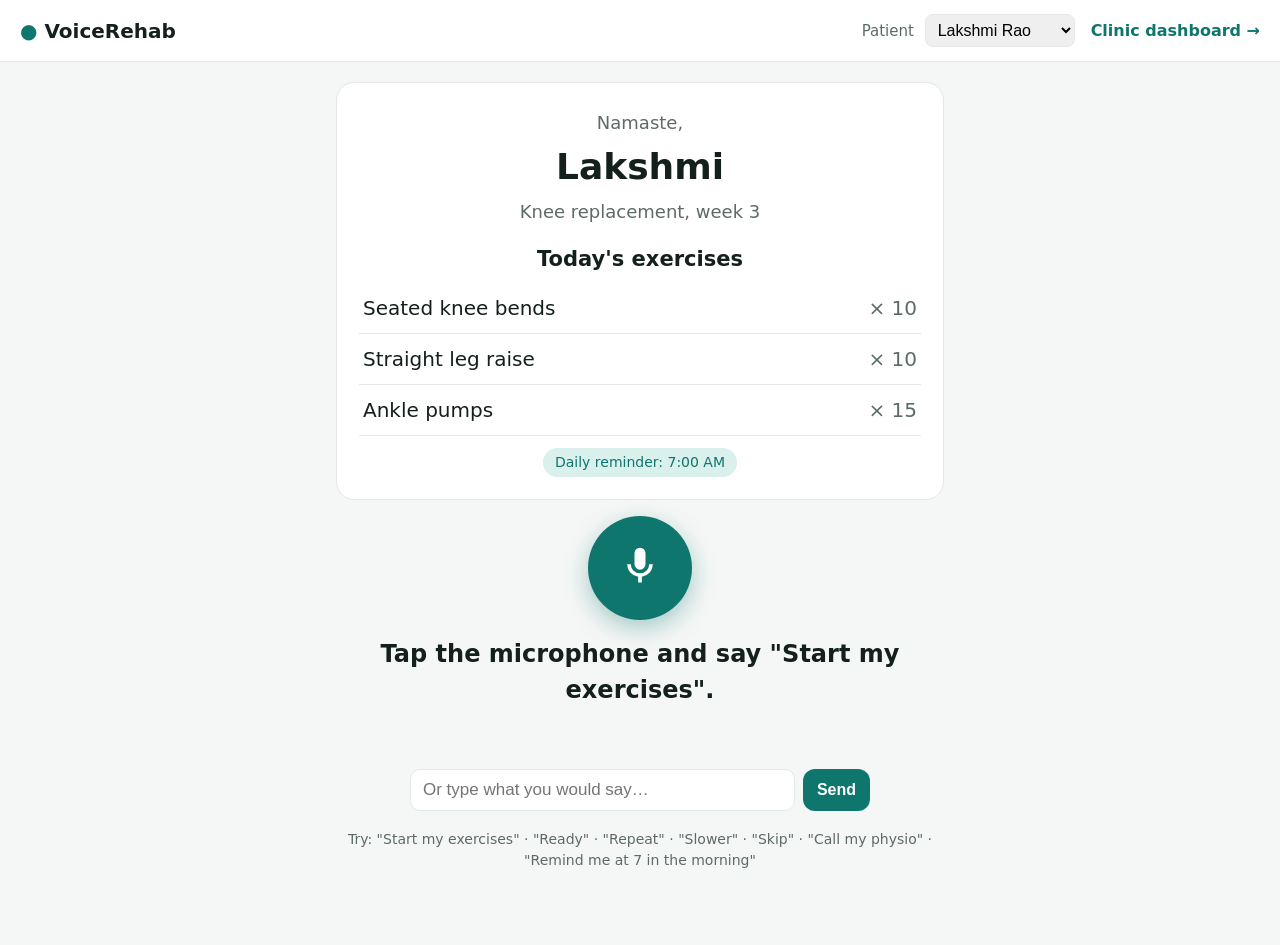
<file: index.html>
<!DOCTYPE html>
<html lang="en"><head><meta charset="UTF-8"><title>VoiceRehab</title>
<meta http-equiv="refresh" content="0; url=public/index.html"></head>
<body><a href="public/index.html">Open VoiceRehab</a></body></html>
</file>
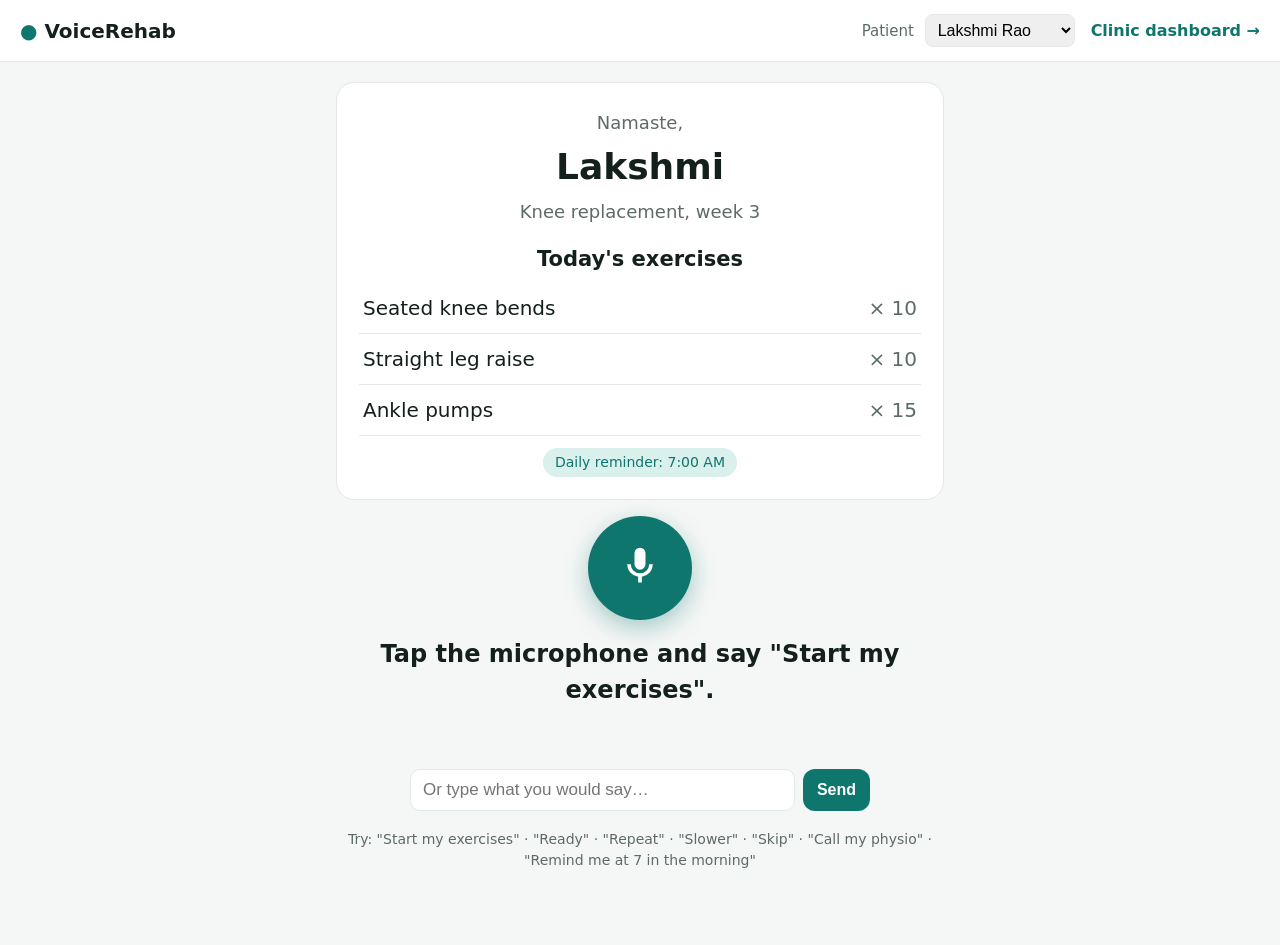
<file: public/index.html>
<!DOCTYPE html>
<html lang="en">
<head>
  <meta charset="UTF-8">
  <meta name="viewport" content="width=device-width, initial-scale=1">
  <title>VoiceRehab — your voice-guided physio exercises</title>
  <link rel="stylesheet" href="css/style.css?v=5">
</head>
<body>
  <header class="top">
    <div class="brand"><span class="logo">●</span> VoiceRehab</div>
    <label class="who">Patient
      <select id="patientSel" aria-label="Choose patient"></select>
    </label>
    <a class="link" href="dashboard.html">Clinic dashboard →</a>
  </header>

  <main class="wrap">
    <div id="banner" class="banner" hidden></div>

    <!-- Home -->
    <section id="home" class="card center">
      <p class="muted">Namaste,</p>
      <h1 id="pname"></h1>
      <p id="pcond" class="muted"></p>
      <h3>Today's exercises</h3>
      <ul id="planList" class="plan"></ul>
      <p id="reminderInfo" class="pill"></p>
    </section>

    <!-- Session -->
    <section id="session" class="card center" hidden>
      <div class="bar"><div id="overall" class="fill"></div></div>
      <p id="exCount" class="muted"></p>
      <h2 id="exName"></h2>
      <p id="exInstr" class="instr"></p>
      <div class="rep"><span id="rep">0</span> <small id="repOf"></small></div>
      <div class="bar thin"><div id="repBar" class="fill"></div></div>
      <p id="exState" class="muted"></p>
    </section>

    <!-- Summary -->
    <section id="summary" class="card center" hidden>
      <h2 id="sumTitle"></h2>
      <ul id="sumList" class="sum"></ul>
      <p id="sumNote" class="muted"></p>
      <button id="againBtn" class="btn">Back to home</button>
    </section>

    <!-- Conversation -->
    <section class="talk" aria-live="polite">
      <button id="micBtn" class="mic" aria-label="Tap to talk">
        <svg viewBox="0 0 24 24" width="44" height="44" aria-hidden="true"><path fill="currentColor" d="M12 14a3 3 0 0 0 3-3V5a3 3 0 0 0-6 0v6a3 3 0 0 0 3 3zm5-3a5 5 0 0 1-10 0H5a7 7 0 0 0 6 6.92V21h2v-3.08A7 7 0 0 0 19 11h-2z"/></svg>
      </button>
      <div id="listening" class="listening" hidden><i></i><i></i><i></i> Listening…</div>
      <p id="botSays" class="bot"></p>
      <p id="youSaid" class="you"></p>
      <div id="options" class="options"></div>
      <form id="typeForm" class="type">
        <input id="typeInput" placeholder="Or type what you would say…" autocomplete="off">
        <button class="btn small">Send</button>
      </form>
      <button id="stopBtn" class="btn ghost" hidden>Stop session</button>
      <p class="hint">Try: "Start my exercises" · "Ready" · "Repeat" · "Slower" · "Skip" · "Call my physio" · "Remind me at 7 in the morning"</p>
    </section>
  </main>

  <script src="js/data.js?v=5"></script>
  <script src="js/voice.js?v=5"></script>
  <script src="js/app.js?v=5"></script>
</body>
</html>
</file>
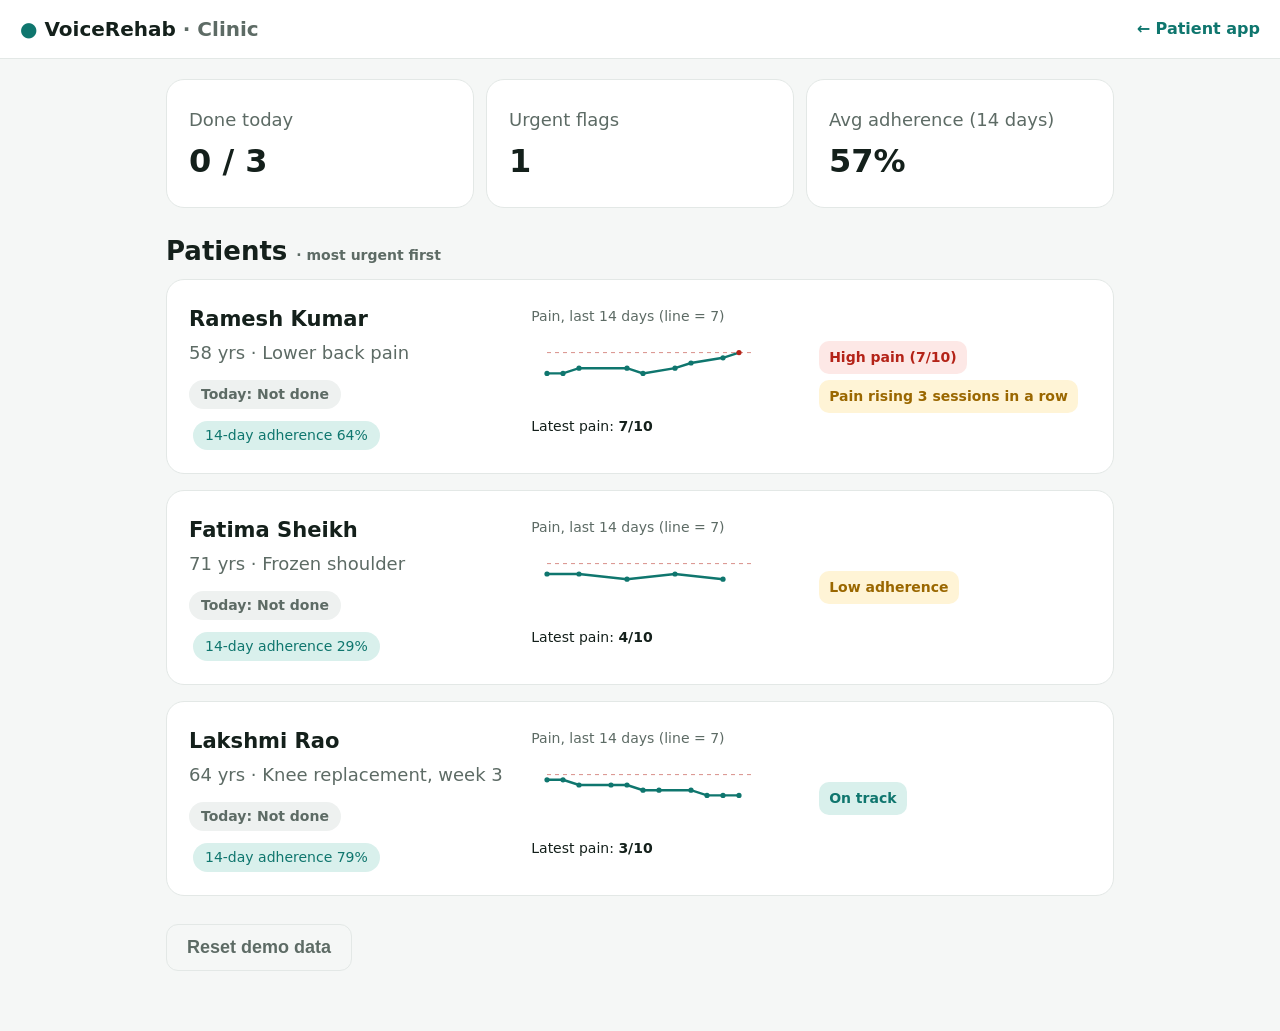
<file: public/dashboard.html>
<!DOCTYPE html>
<html lang="en">
<head>
  <meta charset="UTF-8">
  <meta name="viewport" content="width=device-width, initial-scale=1">
  <title>VoiceRehab — clinic dashboard</title>
  <link rel="stylesheet" href="css/style.css?v=5">
</head>
<body>
  <header class="top">
    <div class="brand"><span class="logo">●</span> VoiceRehab <span class="muted">· Clinic</span></div>
    <a class="link" href="index.html">← Patient app</a>
  </header>
  <main class="wrap wide">
    <section class="stats">
      <div class="card stat"><p class="muted">Done today</p><b id="statDone">–</b></div>
      <div class="card stat"><p class="muted">Urgent flags</p><b id="statFlags">–</b></div>
      <div class="card stat"><p class="muted">Avg adherence (14 days)</p><b id="statAdh">–</b></div>
    </section>
    <h2>Patients <span class="muted small">· most urgent first</span></h2>
    <div id="patients"></div>
    <button id="resetBtn" class="btn ghost">Reset demo data</button>
  </main>
  <script src="js/data.js?v=5"></script>
  <script src="js/dashboard.js?v=5"></script>
</body>
</html>
</file>
<file: public/css/style.css>
:root {
  --bg: #f5f7f6; --card: #fff; --ink: #14201b; --muted: #5d6b65; --brand: #0f766e;
  --brand-soft: #d9f0ec; --danger: #b42318; --danger-soft: #fde8e6; --warn: #9a6700;
  --warn-soft: #fff4d6; --info: #1d4ed8; --info-soft: #e6eeff; --line: #e3e8e6;
}
* { box-sizing: border-box; }
body { margin: 0; font-family: system-ui, -apple-system, "Segoe UI", Roboto, sans-serif;
  background: var(--bg); color: var(--ink); font-size: 18px; line-height: 1.5; }
.top { display: flex; align-items: center; gap: 16px; padding: 14px 20px; background: var(--card);
  border-bottom: 1px solid var(--line); flex-wrap: wrap; }
.brand { font-weight: 700; font-size: 20px; margin-right: auto; }
.logo { color: var(--brand); }
.who { font-size: 15px; color: var(--muted); }
.who select { font-size: 16px; padding: 6px 8px; margin-left: 6px; border-radius: 8px; border: 1px solid var(--line); }
.link { color: var(--brand); text-decoration: none; font-weight: 600; font-size: 16px; }
.wrap { max-width: 640px; margin: 0 auto; padding: 20px 16px 60px; }
.wrap.wide { max-width: 980px; }
.card { background: var(--card); border: 1px solid var(--line); border-radius: 18px; padding: 22px; margin-bottom: 16px; }
.center { text-align: center; }
h1 { font-size: 36px; margin: 0; }
h2 { font-size: 26px; margin: 8px 0; }
h3 { margin: 18px 0 8px; }
.muted { color: var(--muted); margin: 4px 0; }
.small { font-size: 14px; }
.plan, .sum { list-style: none; padding: 0; margin: 0; text-align: left; }
.plan li, .sum li { display: flex; justify-content: space-between; gap: 12px; padding: 10px 4px;
  border-bottom: 1px solid var(--line); font-size: 20px; }
.plan span { color: var(--muted); }
.pill { display: inline-block; background: var(--brand-soft); color: var(--brand); border-radius: 99px;
  padding: 4px 12px; font-size: 14px; margin: 12px 4px 0; }
.instr { font-size: 22px; }
.rep { font-size: 96px; font-weight: 800; color: var(--brand); line-height: 1.1; margin-top: 8px; }
.rep small { font-size: 28px; color: var(--muted); font-weight: 500; }
.bar { height: 10px; background: var(--line); border-radius: 99px; overflow: hidden; margin: 8px 0 16px; }
.bar.thin { height: 8px; }
.fill { height: 100%; width: 0; background: var(--brand); transition: width .4s; }
.banner { border-radius: 14px; padding: 14px 16px; margin-bottom: 16px; font-weight: 600; }
.banner.info { background: var(--info-soft); color: var(--info); }
.banner.warn { background: var(--warn-soft); color: var(--warn); }
.banner.danger { background: var(--danger-soft); color: var(--danger); }
.talk { text-align: center; }
.mic { width: 104px; height: 104px; border-radius: 50%; border: 0; background: var(--brand); color: #fff;
  cursor: pointer; box-shadow: 0 8px 24px rgba(15,118,110,.35); }
.mic.live { animation: pulse 1.2s infinite; background: #0b5f58; }
@keyframes pulse { 0% { box-shadow: 0 0 0 0 rgba(15,118,110,.5); } 100% { box-shadow: 0 0 0 26px rgba(15,118,110,0); } }
.listening { color: var(--brand); font-weight: 600; margin-top: 10px; }
.listening i { display: inline-block; width: 6px; height: 14px; background: var(--brand); margin: 0 1px;
  border-radius: 3px; animation: wave 0.9s infinite ease-in-out; }
.listening i:nth-child(2) { animation-delay: .15s; } .listening i:nth-child(3) { animation-delay: .3s; }
@keyframes wave { 50% { transform: scaleY(.4); } }
.bot { font-size: 24px; font-weight: 600; margin: 16px 0 6px; min-height: 36px; }
.you { color: var(--muted); font-style: italic; min-height: 27px; margin: 0; }
.options { display: flex; flex-wrap: wrap; justify-content: center; gap: 10px; margin: 14px 0; }
.opt { font-size: 22px; padding: 14px 22px; border-radius: 14px; border: 2px solid var(--brand);
  background: #fff; color: var(--brand); font-weight: 700; cursor: pointer; min-width: 90px; }
.opt:hover { background: var(--brand-soft); }
.type { display: flex; gap: 8px; max-width: 460px; margin: 14px auto; }
.type input { flex: 1; font-size: 17px; padding: 10px 12px; border-radius: 10px; border: 1px solid var(--line); }
.btn { font-size: 18px; padding: 12px 20px; border-radius: 12px; border: 0; background: var(--brand);
  color: #fff; font-weight: 600; cursor: pointer; margin-top: 12px; }
.btn.small { font-size: 16px; padding: 10px 14px; margin: 0; }
.btn.ghost { background: transparent; color: var(--muted); border: 1px solid var(--line); }
.hint { font-size: 14px; color: var(--muted); margin-top: 18px; }
/* Dashboard */
.stats { display: grid; grid-template-columns: repeat(3, 1fr); gap: 12px; }
.stat b { font-size: 32px; }
.prow { display: grid; grid-template-columns: 1.2fr 1fr 1fr; gap: 16px; align-items: center; }
.prow h3 { margin: 0; }
.status { display: inline-block; border-radius: 99px; padding: 4px 12px; font-size: 14px; font-weight: 600; margin-top: 10px; }
.s-done { background: var(--brand-soft); color: var(--brand); }
.s-partial { background: var(--warn-soft); color: var(--warn); }
.s-notdone { background: #eef1f0; color: var(--muted); }
.spark { width: 100%; max-width: 240px; height: 64px; }
.spark path { fill: none; stroke: var(--brand); stroke-width: 2.4; }
.spark circle { fill: var(--brand); } .spark circle.hi { fill: var(--danger); }
.spark .limit { stroke: var(--danger); stroke-dasharray: 4 4; opacity: .5; }
.pflags { display: flex; flex-direction: column; gap: 6px; align-items: flex-start; }
.flag { border-radius: 10px; padding: 6px 10px; font-size: 14px; font-weight: 600; }
.flag.danger { background: var(--danger-soft); color: var(--danger); }
.flag.warn { background: var(--warn-soft); color: var(--warn); }
.flag.info { background: var(--info-soft); color: var(--info); }
.flag.ok { background: var(--brand-soft); color: var(--brand); }
@media (max-width: 720px) { .prow, .stats { grid-template-columns: 1fr; } .rep { font-size: 80px; } }
</file>
